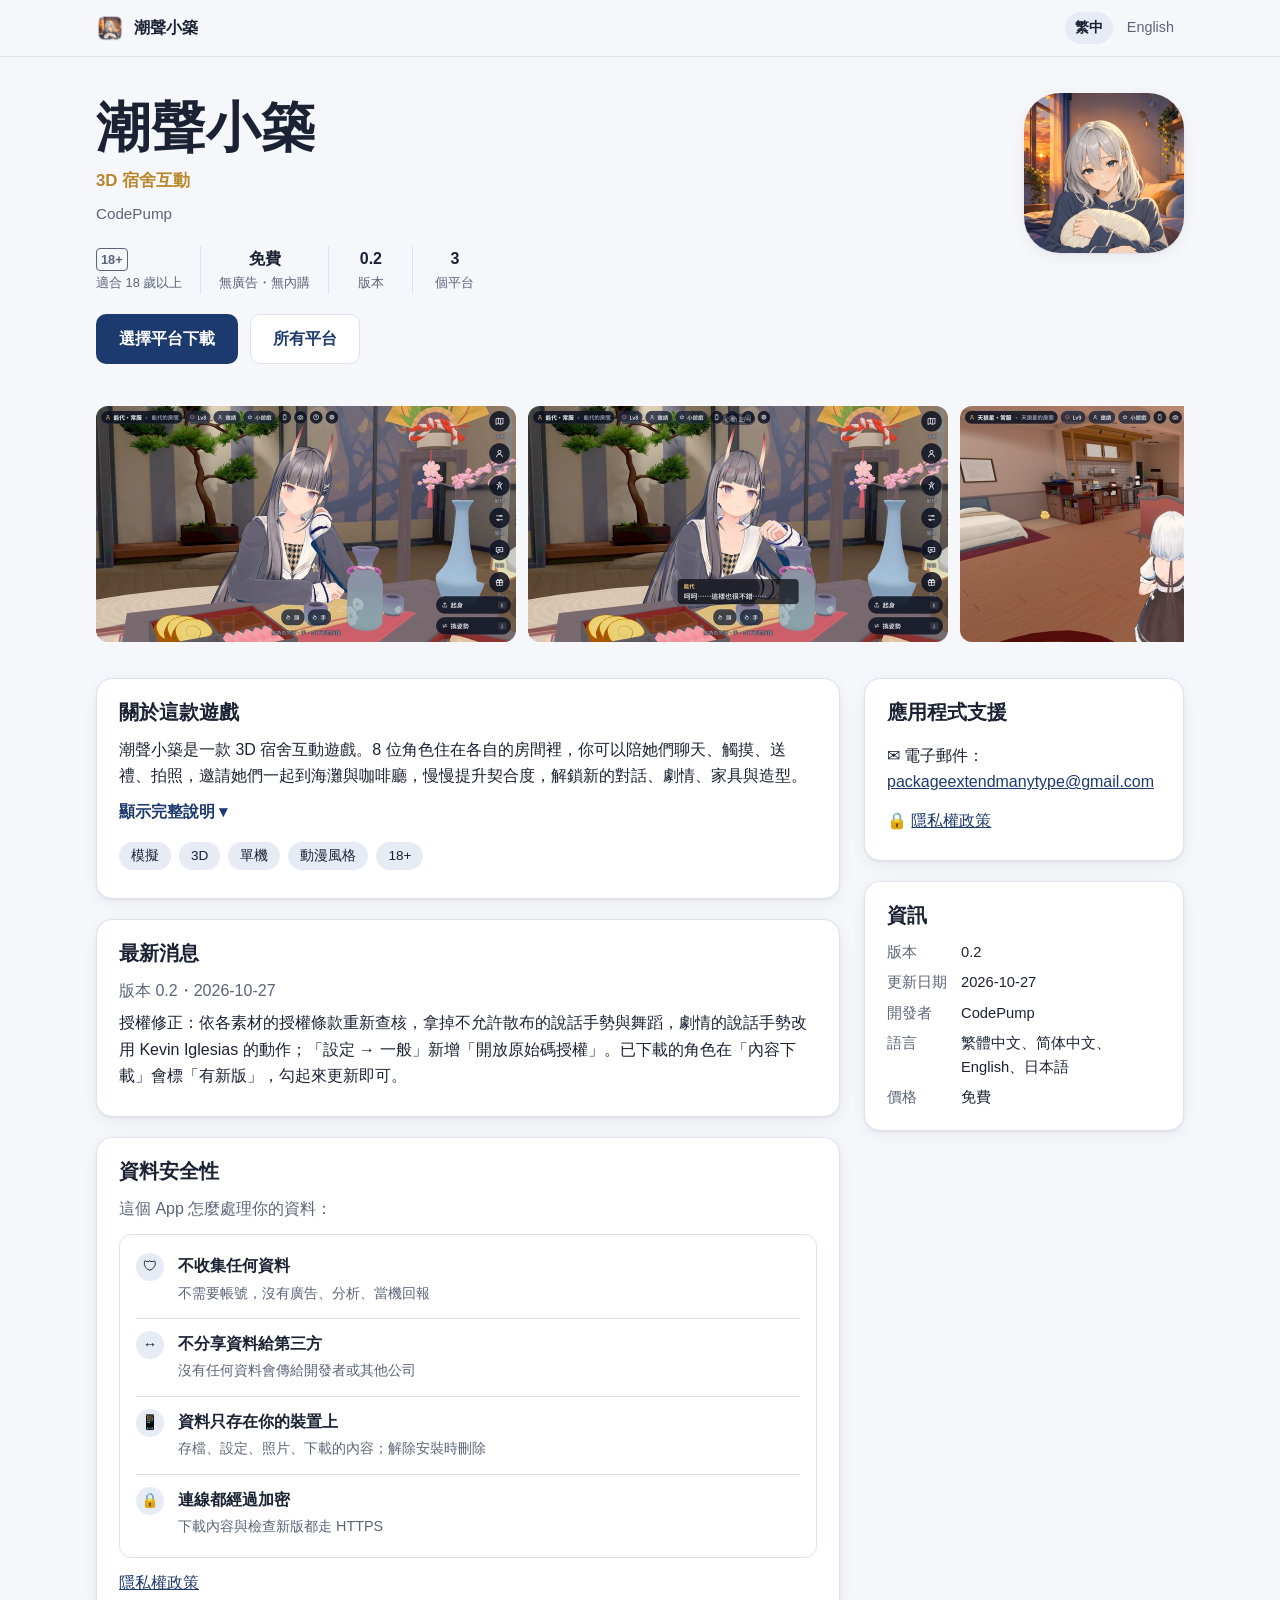
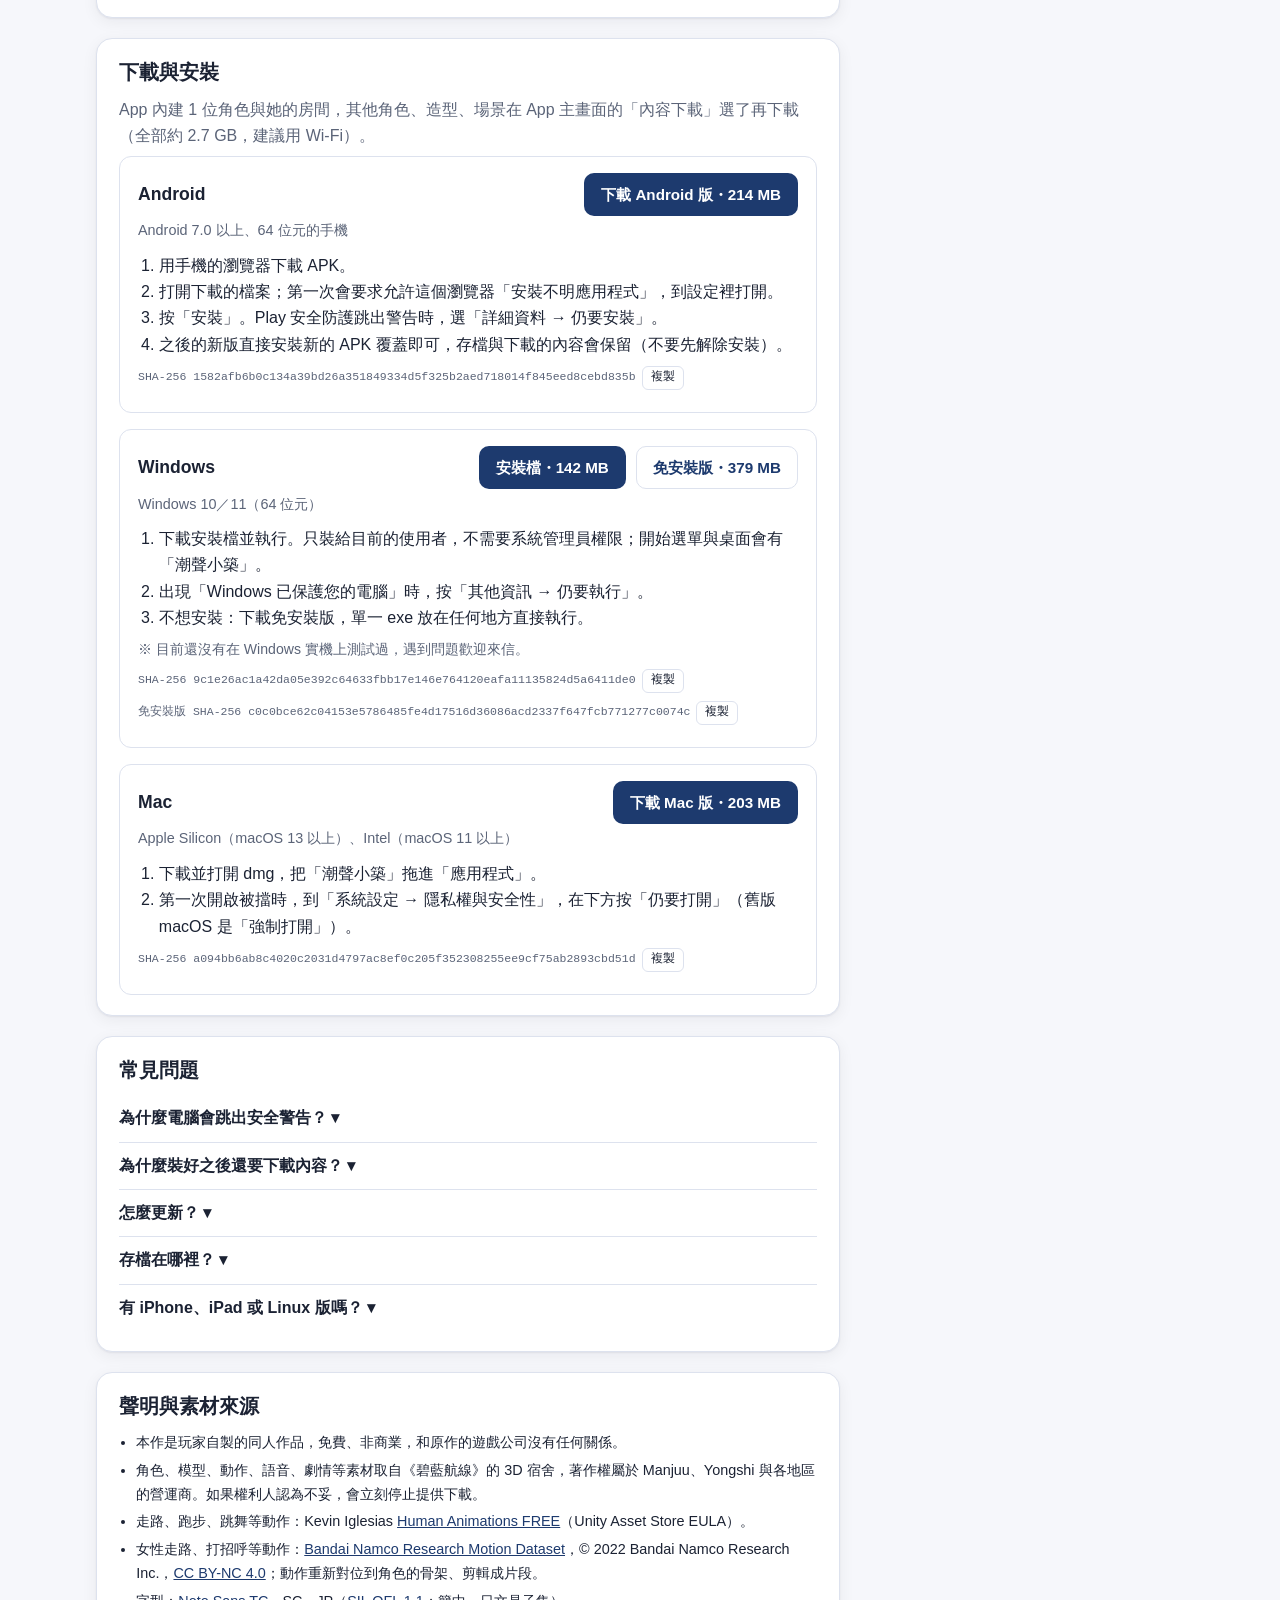
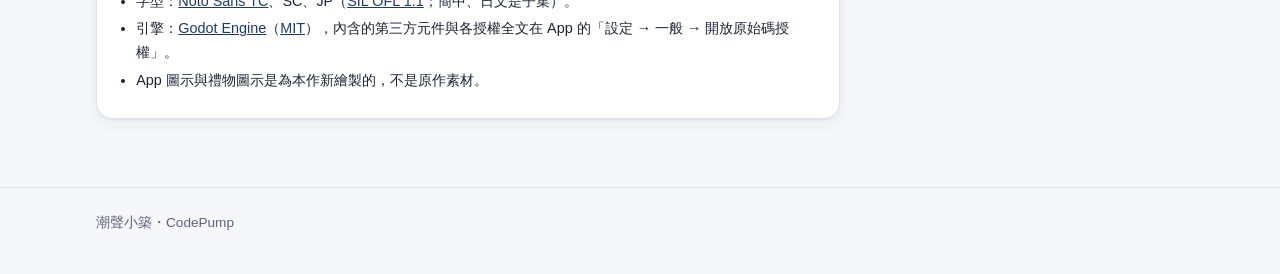
<file: index.html>
<!doctype html>
<html lang="zh-Hant-TW">
<head>
<meta charset="utf-8">
<meta name="viewport" content="width=device-width, initial-scale=1">
<title>潮聲小築｜3D 宿舍互動</title>
<meta name="description" content="在海邊的宿舍裡和她們相處：聊天、觸摸、送禮、拍照，一起去海灘與咖啡廳">
<link rel="canonical" href="https://daniel098962.github.io/tidehouse/">
<link rel="alternate" hreflang="zh-Hant-TW" href="https://daniel098962.github.io/tidehouse/">
<link rel="alternate" hreflang="en" href="https://daniel098962.github.io/tidehouse/en/">
<meta property="og:type" content="website">
<meta property="og:title" content="潮聲小築｜3D 宿舍互動">
<meta property="og:description" content="在海邊的宿舍裡和她們相處：聊天、觸摸、送禮、拍照，一起去海灘與咖啡廳">
<meta property="og:url" content="https://daniel098962.github.io/tidehouse/">
<meta property="og:image" content="https://daniel098962.github.io/tidehouse/img/feature_zh-TW.png">
<meta name="twitter:card" content="summary_large_image">
<link rel="icon" href="img/favicon.png">
<link rel="apple-touch-icon" href="img/icon_180.png">
<link rel="stylesheet" href="style.css">
<script type="application/ld+json">{"@context": "https://schema.org", "@type": "VideoGame", "name": "潮聲小築", "description": "在海邊的宿舍裡和她們相處：聊天、觸摸、送禮、拍照，一起去海灘與咖啡廳", "url": "https://daniel098962.github.io/tidehouse/", "image": "https://daniel098962.github.io/tidehouse/img/icon_512.png", "operatingSystem": "Android, Windows, macOS", "applicationCategory": "GameApplication", "author": {"@type": "Organization", "name": "CodePump"}, "offers": {"@type": "Offer", "price": "0", "priceCurrency": "USD"}, "softwareVersion": "0.2", "contentRating": "18+"}</script>
</head>
<body>
<header class="top"><div class="wrap">
<a class="brand" href="./"><img src="img/favicon.png" alt="">潮聲小築</a>
<nav class="lang"><a aria-current="page">繁中</a><a href="en/" hreflang="en">English</a></nav>
</div></header>
<main class="wrap">
<section class="hero">
<div>
<h1>潮聲小築</h1>
<p class="tagline">3D 宿舍互動</p>
<p class="dev">CodePump</p>
<ul class="stats">
<li><b><span class="badge-age">18+</span></b><span>適合 18 歲以上</span></li>
<li><b>免費</b><span>無廣告・無內購</span></li>
<li><b>0.2</b><span>版本</span></li>
<li><b>3</b><span>個平台</span></li>
</ul>
<div class="cta"><a class="btn primary" id="dl-main" href="#download">選擇平台下載</a><a class="btn ghost" href="#download">所有平台</a></div>
<p class="cta-note" id="dl-note"></p>
</div>
<img class="hero-icon" src="img/icon_512.png" alt="潮聲小築">
</section>
<section class="shots" aria-label="截圖"><div class="strip">
<button type="button" data-full="img/shots/01.jpg"><img loading="lazy" src="img/shots/thumb_01.jpg" alt="截圖 1"></button>
<button type="button" data-full="img/shots/02.jpg"><img loading="lazy" src="img/shots/thumb_02.jpg" alt="截圖 2"></button>
<button type="button" data-full="img/shots/03.jpg"><img loading="lazy" src="img/shots/thumb_03.jpg" alt="截圖 3"></button>
<button type="button" data-full="img/shots/04.jpg"><img loading="lazy" src="img/shots/thumb_04.jpg" alt="截圖 4"></button>
<button type="button" data-full="img/shots/05.jpg"><img loading="lazy" src="img/shots/thumb_05.jpg" alt="截圖 5"></button>
<button type="button" data-full="img/shots/06.jpg"><img loading="lazy" src="img/shots/thumb_06.jpg" alt="截圖 6"></button>
<button type="button" data-full="img/shots/07.jpg"><img loading="lazy" src="img/shots/thumb_07.jpg" alt="截圖 7"></button>
<button type="button" data-full="img/shots/08.jpg"><img loading="lazy" src="img/shots/thumb_08.jpg" alt="截圖 8"></button>
</div></section>
<div class="cols">
<div>
<section class="card about" id="about">
<h2>關於這款遊戲</h2>
<p>潮聲小築是一款 3D 宿舍互動遊戲。8 位角色住在各自的房間裡，你可以陪她們聊天、觸摸、送禮、拍照，邀請她們一起到海灘與咖啡廳，慢慢提升契合度，解鎖新的對話、劇情、家具與造型。</p>
<details><summary>顯示完整說明</summary>
<h3>在房間裡相處</h3>
<ul><li>操作角色在房間裡自由走動，坐上沙發、床、暖桌，共 81 種家具互動</li><li>進房間時她會先打招呼；按「對話」播一段日常對話，有選項的會分歧</li><li>互動中點她的頭、手等部位，播出反應動作與台詞</li><li>劇情超過 1,100 段，有日語配音</li></ul>
<h3>契合度與回憶</h3>
<ul><li>對話、觸摸、送禮、收集、小遊戲都會提升契合度（每位角色 Lv1～15）</li><li>升級解鎖新的對話、劇情、家具與造型</li><li>專屬禮物解鎖專屬劇情；看過的回憶隨時可以重播，在她的房間裡用專屬的鏡頭演出</li><li>房間裡藏著 245 件收藏品，有些只在晚上出現</li><li>只想看劇情？可以一鍵全部解鎖，數值也能自己調</li></ul>
<h3>拍照模式</h3>
<ul><li>上百種姿勢、表情，6 種濾鏡、景深、定格</li><li>照片存在 App 的相簿；邀請來的同伴也能一起合照</li></ul>
<h3>一起出門</h3>
<ul><li>邀請其他角色到同一個場景，她們會坐上沙發、床，或站在旁邊看著你，同伴之間也會聊天</li><li>海灘有排球、滑水道，咖啡廳有跳舞拍照，洗車場可以限時洗車</li><li>房間裡還有打手、猜拳、行程等小遊戲</li></ul>
<h3>手機</h3>
<ul><li>跟她聊天、看她的貼文並回覆、打視訊電話</li></ul>
<h3>白天與夜晚</h3>
<ul><li>依手機的時間切換白天與夜晚：夜晚開燈、窗外變暗，也可以自己固定</li></ul>
<h3>換裝、換場景、換家具</h3>
<ul><li>21 套造型、14 個場景（8 間房間、宿舍走廊、浴室、海灘、咖啡廳、洗車場）</li><li>任何角色都能去任何場景；房間裡的床、桌子、沙發可以自己換</li></ul>
<h3>其他</h3>
<ul><li>介面與台詞支援繁體中文、简体中文、English、日本語</li><li>不需要註冊帳號、沒有廣告、沒有內購，進度存在手機上</li></ul>
<p>注意：App 內建 1 位角色與她的房間，其他角色、造型、場景在「內容下載」選了再下載（全部約 2.7 GB），建議使用 Wi-Fi。</p>
</details>
<ul class="tags"><li>模擬</li><li>3D</li><li>單機</li><li>動漫風格</li><li>18+</li></ul>
</section>
<section class="card" id="news">
<h2>最新消息</h2>
<p class="muted">版本 0.2・2026-10-27</p>
<p>授權修正：依各素材的授權條款重新查核，拿掉不允許散布的說話手勢與舞蹈，劇情的說話手勢改用 Kevin Iglesias 的動作；「設定 → 一般」新增「開放原始碼授權」。已下載的角色在「內容下載」會標「有新版」，勾起來更新即可。</p>
</section>
<section class="card" id="safety">
<h2>資料安全性</h2>
<p class="muted">這個 App 怎麼處理你的資料：</p>
<div class="safety"><div class="row"><div class="ico" aria-hidden="true">🛡</div><div><b>不收集任何資料</b><span>不需要帳號，沒有廣告、分析、當機回報</span></div></div>
<div class="row"><div class="ico" aria-hidden="true">↔</div><div><b>不分享資料給第三方</b><span>沒有任何資料會傳給開發者或其他公司</span></div></div>
<div class="row"><div class="ico" aria-hidden="true">📱</div><div><b>資料只存在你的裝置上</b><span>存檔、設定、照片、下載的內容；解除安裝時刪除</span></div></div>
<div class="row"><div class="ico" aria-hidden="true">🔒</div><div><b>連線都經過加密</b><span>下載內容與檢查新版都走 HTTPS</span></div></div></div>
<a href="privacy.html">隱私權政策</a>
</section>
<section class="card" id="download">
<h2>下載與安裝</h2>
<p class="muted">App 內建 1 位角色與她的房間，其他角色、造型、場景在 App 主畫面的「內容下載」選了再下載（全部約 2.7 GB，建議用 Wi-Fi）。</p>
<div class="dl-grid">
<article class="dl" id="dl-android">
<header><h3>Android</h3><div class="files"><a class="btn primary" href="https://github.com/daniel098962/tidehouse/releases/latest/download/TideHouse.apk">下載 Android 版・214 MB</a></div></header>
<p class="req">Android 7.0 以上、64 位元的手機</p>
<ol><li>用手機的瀏覽器下載 APK。</li><li>打開下載的檔案；第一次會要求允許這個瀏覽器「安裝不明應用程式」，到設定裡打開。</li><li>按「安裝」。Play 安全防護跳出警告時，選「詳細資料 → 仍要安裝」。</li><li>之後的新版直接安裝新的 APK 覆蓋即可，存檔與下載的內容會保留（不要先解除安裝）。</li></ol>
<p class="hash">SHA-256 1582afb6b0c134a39bd26a351849334d5f325b2aed718014f845eed8cebd835b<button type="button" data-copy="1582afb6b0c134a39bd26a351849334d5f325b2aed718014f845eed8cebd835b">複製</button></p>
</article>
<article class="dl" id="dl-windows">
<header><h3>Windows</h3><div class="files"><a class="btn primary" href="https://github.com/daniel098962/tidehouse/releases/latest/download/TideHouse_x64-setup.exe">安裝檔・142 MB</a><a class="btn ghost" href="https://github.com/daniel098962/tidehouse/releases/latest/download/TideHouse_x64_portable.exe">免安裝版・379 MB</a></div></header>
<p class="req">Windows 10／11（64 位元）</p>
<ol><li>下載安裝檔並執行。只裝給目前的使用者，不需要系統管理員權限；開始選單與桌面會有「潮聲小築」。</li><li>出現「Windows 已保護您的電腦」時，按「其他資訊 → 仍要執行」。</li><li>不想安裝：下載免安裝版，單一 exe 放在任何地方直接執行。</li></ol><p class="muted" style="font-size:.88rem">※ 目前還沒有在 Windows 實機上測試過，遇到問題歡迎來信。</p>
<p class="hash">SHA-256 9c1e26ac1a42da05e392c64633fbb17e146e764120eafa11135824d5a6411de0<button type="button" data-copy="9c1e26ac1a42da05e392c64633fbb17e146e764120eafa11135824d5a6411de0">複製</button></p><p class="hash">免安裝版 SHA-256 c0c0bce62c04153e5786485fe4d17516d36086acd2337f647fcb771277c0074c<button type="button" data-copy="c0c0bce62c04153e5786485fe4d17516d36086acd2337f647fcb771277c0074c">複製</button></p>
</article>
<article class="dl" id="dl-mac">
<header><h3>Mac</h3><div class="files"><a class="btn primary" href="https://github.com/daniel098962/tidehouse/releases/latest/download/TideHouse_universal.dmg">下載 Mac 版・203 MB</a></div></header>
<p class="req">Apple Silicon（macOS 13 以上）、Intel（macOS 11 以上）</p>
<ol><li>下載並打開 dmg，把「潮聲小築」拖進「應用程式」。</li><li>第一次開啟被擋時，到「系統設定 → 隱私權與安全性」，在下方按「仍要打開」（舊版 macOS 是「強制打開」）。</li></ol>
<p class="hash">SHA-256 a094bb6ab8c4020c2031d4797ac8ef0c205f352308255ee9cf75ab2893cbd51d<button type="button" data-copy="a094bb6ab8c4020c2031d4797ac8ef0c205f352308255ee9cf75ab2893cbd51d">複製</button></p>
</article>
</div>
</section>
<section class="card faq" id="faq">
<h2>常見問題</h2>
<details><summary>為什麼電腦會跳出安全警告？</summary><p>電腦版沒有付費的程式碼簽章憑證，Windows 的 SmartScreen 與 macOS 會提醒一次，照上面的步驟允許即可。每個檔案都附 SHA-256，可以比對下載的檔案是否完整（Windows：certutil -hashfile 檔名 SHA256；Mac：shasum -a 256 檔名）。</p></details>
<details><summary>為什麼裝好之後還要下載內容？</summary><p>為了讓 App 小一點，只內建 1 位角色與她的房間；其他角色、造型、場景在主畫面的「內容下載」勾選後下載，下載完馬上就能選。不要的也可以刪除。</p></details>
<details><summary>怎麼更新？</summary><p>有新版本時，App 主畫面的標題下方會出現「有新版本」，按了會開這個頁面。下載新版覆蓋安裝，存檔與下載的內容都會保留。</p></details>
<details><summary>存檔在哪裡？</summary><p>Windows：%APPDATA%\Godot\app_userdata\潮聲小築；Mac：~/Library/Application Support/Godot/app_userdata/潮聲小築；Android：App 自己的儲存空間（解除安裝時刪除）。</p></details>
<details><summary>有 iPhone、iPad 或 Linux 版嗎？</summary><p>目前沒有。</p></details>
</section>
<section class="card credits" id="credits">
<h2>聲明與素材來源</h2>
<ul><li>本作是玩家自製的同人作品，免費、非商業，和原作的遊戲公司沒有任何關係。</li><li>角色、模型、動作、語音、劇情等素材取自《碧藍航線》的 3D 宿舍，著作權屬於 Manjuu、Yongshi 與各地區的營運商。如果權利人認為不妥，會立刻停止提供下載。</li><li>走路、跑步、跳舞等動作：Kevin Iglesias <a href="https://www.keviniglesias.com/">Human Animations FREE</a>（Unity Asset Store EULA）。</li><li>女性走路、打招呼等動作：<a href="https://github.com/BandaiNamcoResearchInc/Bandai-Namco-Research-Motiondataset">Bandai Namco Research Motion Dataset</a>，© 2022 Bandai Namco Research Inc.，<a href="https://creativecommons.org/licenses/by-nc/4.0/">CC BY-NC 4.0</a>；動作重新對位到角色的骨架、剪輯成片段。</li><li>字型：<a href="https://github.com/google/fonts/tree/main/ofl/notosanstc">Noto Sans TC</a>、SC、JP（<a href="https://openfontlicense.org/">SIL OFL 1.1</a>；簡中、日文是子集）。</li><li>引擎：<a href="https://godotengine.org/">Godot Engine</a>（<a href="https://godotengine.org/license">MIT</a>），內含的第三方元件與各授權全文在 App 的「設定 → 一般 → 開放原始碼授權」。</li><li>App 圖示與禮物圖示是為本作新繪製的，不是原作素材。</li></ul>
</section>
</div>
<aside class="side">
<section class="card">
<h2>應用程式支援</h2>
<ul><li>✉ 電子郵件：<a href="mailto:packageextendmanytype@gmail.com">packageextendmanytype@gmail.com</a></li><li>🔒 <a href="privacy.html">隱私權政策</a></li></ul>
</section>
<section class="card">
<h2>資訊</h2>
<dl><dt>版本</dt><dd>0.2</dd><dt>更新日期</dt><dd>2026-10-27</dd><dt>開發者</dt><dd>CodePump</dd><dt>語言</dt><dd>繁體中文、简体中文、English、日本語</dd><dt>價格</dt><dd>免費</dd></dl>
</section>
</aside>
</div>
</main>
<footer><div class="wrap">潮聲小築・CodePump</div></footer>
<dialog id="viewer"><img alt=""><div class="viewer-bar"><button type="button" data-prev>‹</button><button type="button" data-close>✕</button><button type="button" data-next>›</button></div></dialog>
<script>window.TH = {"downloads": {"android": {"url": "https://github.com/daniel098962/tidehouse/releases/latest/download/TideHouse.apk", "file": "TideHouse.apk", "size_text": "214 MB"}, "windows": {"url": "https://github.com/daniel098962/tidehouse/releases/latest/download/TideHouse_x64-setup.exe", "file": "TideHouse_x64-setup.exe", "size_text": "142 MB"}, "windows_portable": {"url": "https://github.com/daniel098962/tidehouse/releases/latest/download/TideHouse_x64_portable.exe", "file": "TideHouse_x64_portable.exe", "size_text": "379 MB"}, "mac": {"url": "https://github.com/daniel098962/tidehouse/releases/latest/download/TideHouse_universal.dmg", "file": "TideHouse_universal.dmg", "size_text": "203 MB"}}, "text": {"button_android": "下載 Android 版", "button_windows": "下載 Windows 版", "button_mac": "下載 Mac 版", "button_choose": "選擇平台下載", "no_ios": "目前沒有 iPhone／iPad 版", "copied": "已複製"}};</script>
<script src="app.js"></script>
</body>
</html>
</file>
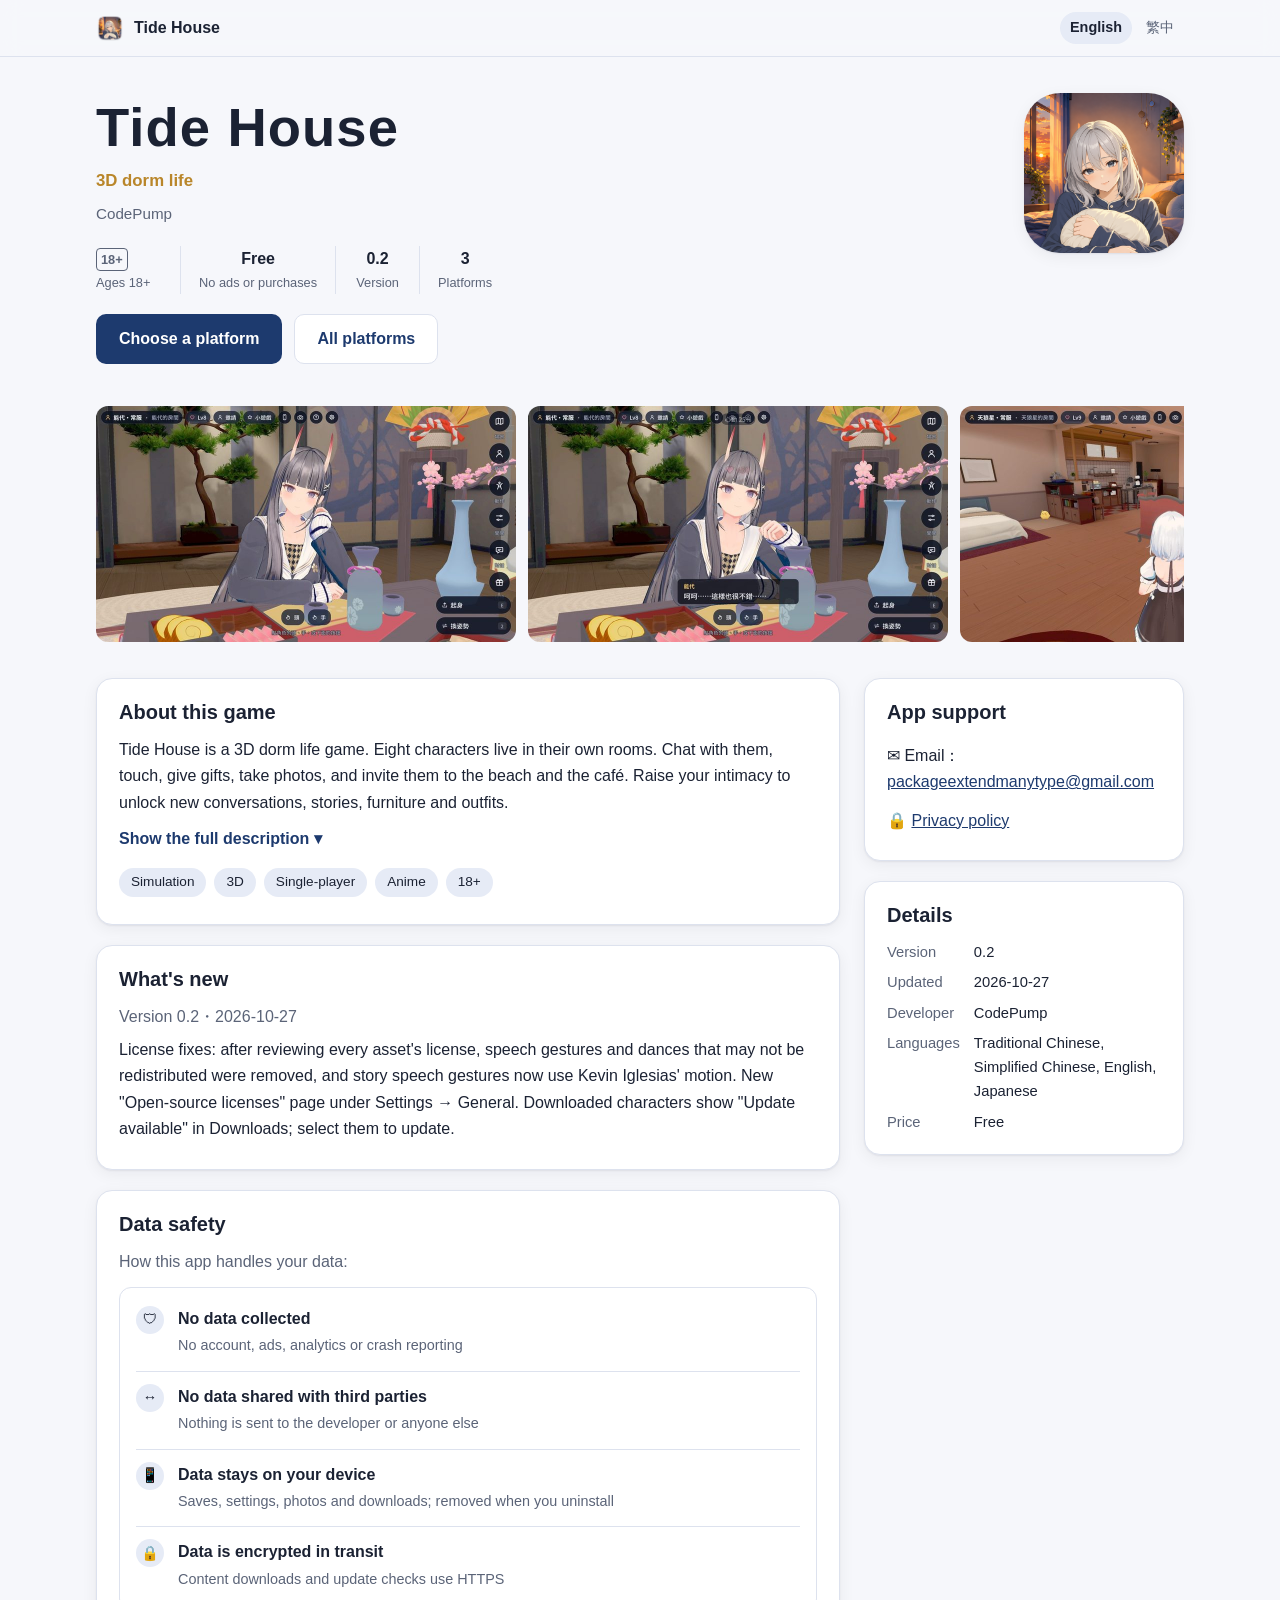
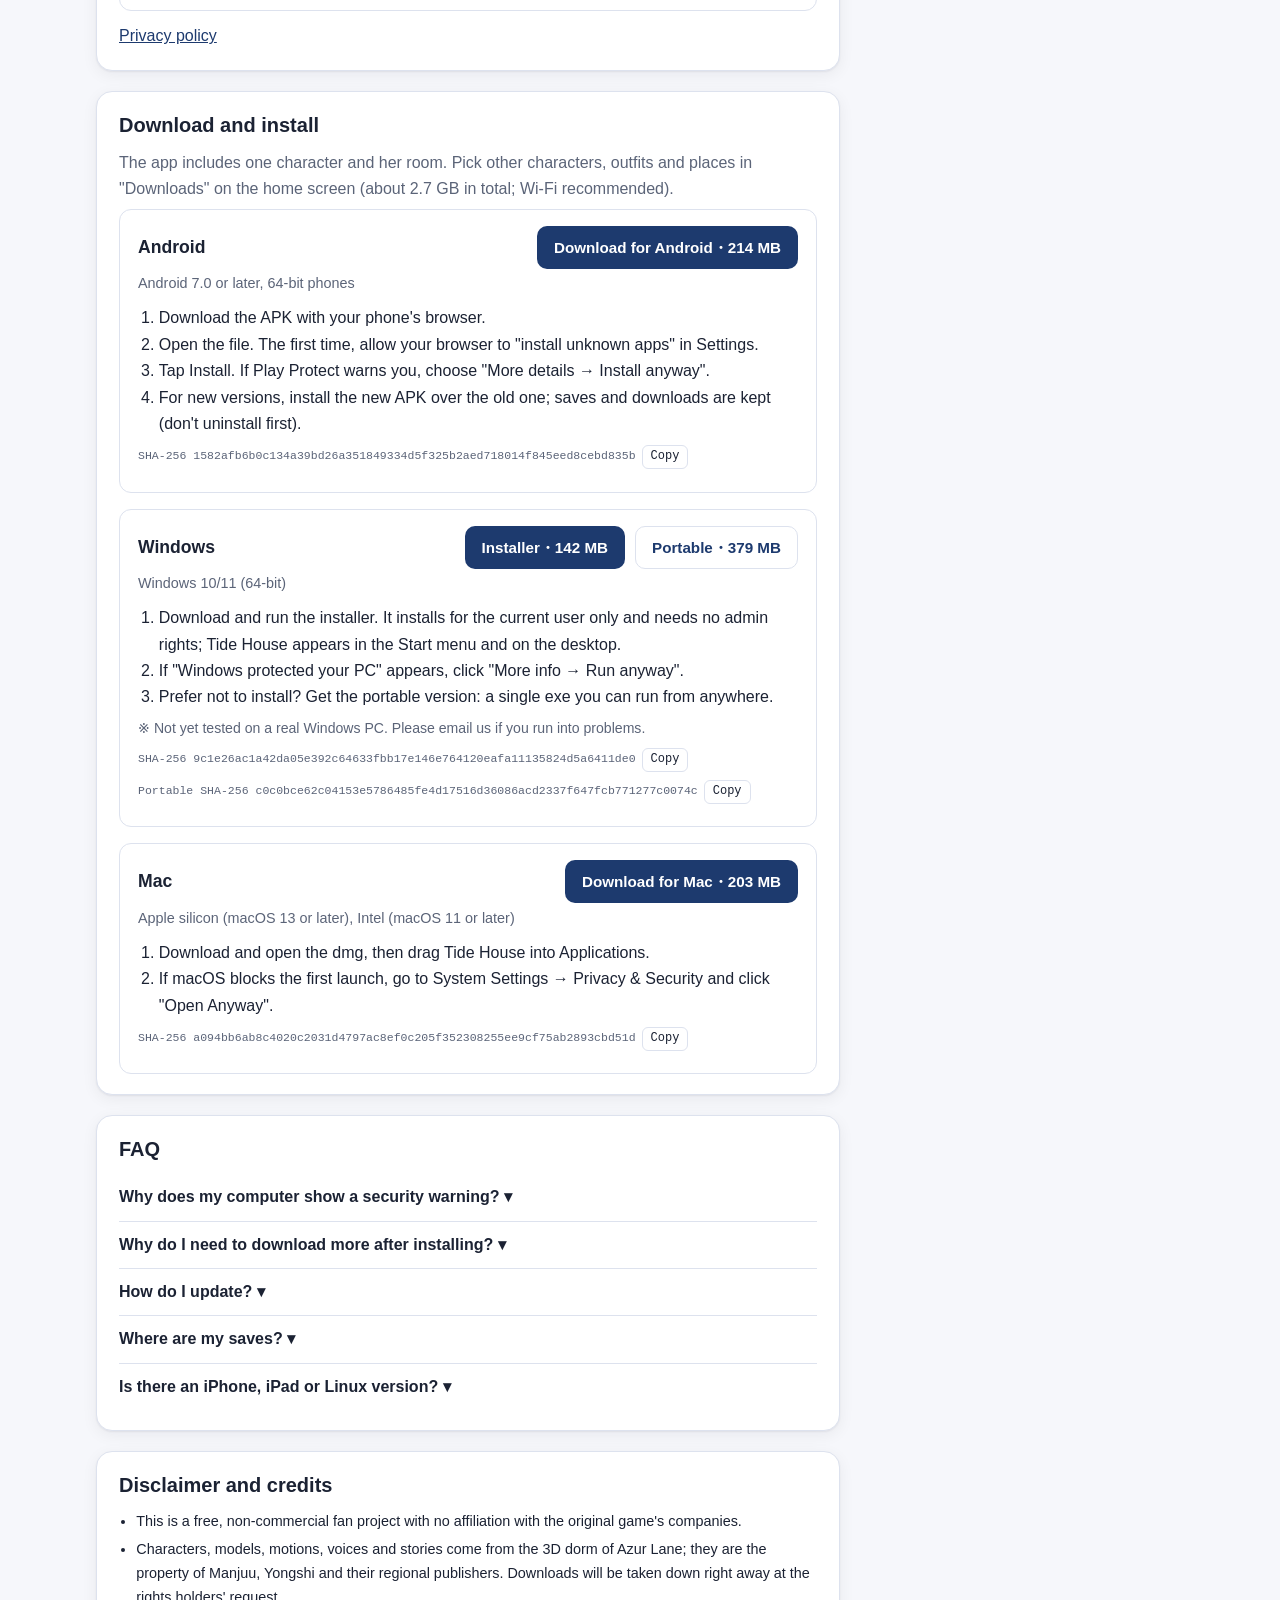
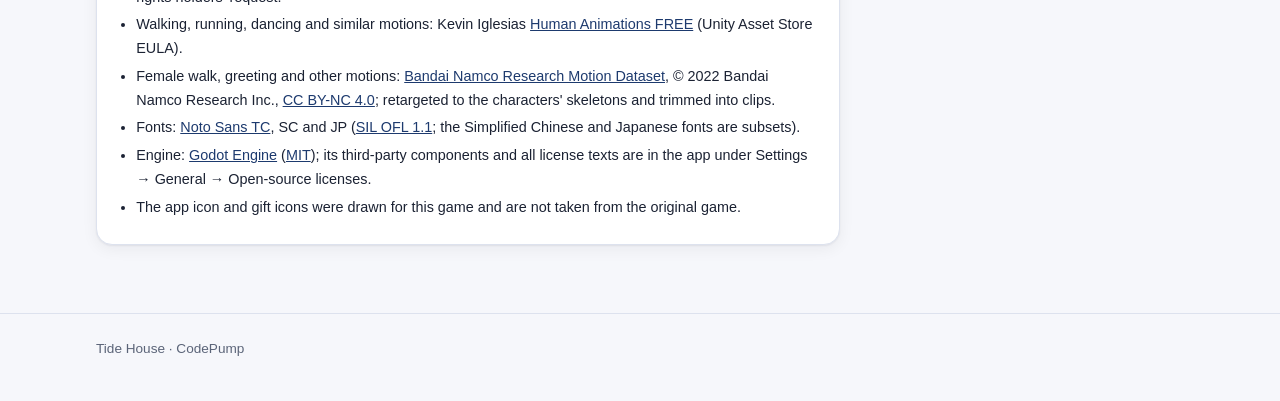
<file: en/index.html>
<!doctype html>
<html lang="en">
<head>
<meta charset="utf-8">
<meta name="viewport" content="width=device-width, initial-scale=1">
<title>Tide House | 3D dorm life</title>
<meta name="description" content="Spend time with them in a seaside dorm: chat, touch, gifts, photos and outings">
<link rel="canonical" href="https://daniel098962.github.io/tidehouse/en/">
<link rel="alternate" hreflang="zh-Hant-TW" href="https://daniel098962.github.io/tidehouse/">
<link rel="alternate" hreflang="en" href="https://daniel098962.github.io/tidehouse/en/">
<meta property="og:type" content="website">
<meta property="og:title" content="Tide House｜3D dorm life">
<meta property="og:description" content="Spend time with them in a seaside dorm: chat, touch, gifts, photos and outings">
<meta property="og:url" content="https://daniel098962.github.io/tidehouse/en/">
<meta property="og:image" content="https://daniel098962.github.io/tidehouse/img/feature_en-US.png">
<meta name="twitter:card" content="summary_large_image">
<link rel="icon" href="../img/favicon.png">
<link rel="apple-touch-icon" href="../img/icon_180.png">
<link rel="stylesheet" href="../style.css">
<script type="application/ld+json">{"@context": "https://schema.org", "@type": "VideoGame", "name": "Tide House", "description": "Spend time with them in a seaside dorm: chat, touch, gifts, photos and outings", "url": "https://daniel098962.github.io/tidehouse/en/", "image": "https://daniel098962.github.io/tidehouse/img/icon_512.png", "operatingSystem": "Android, Windows, macOS", "applicationCategory": "GameApplication", "author": {"@type": "Organization", "name": "CodePump"}, "offers": {"@type": "Offer", "price": "0", "priceCurrency": "USD"}, "softwareVersion": "0.2", "contentRating": "18+"}</script>
</head>
<body>
<header class="top"><div class="wrap">
<a class="brand" href="./"><img src="../img/favicon.png" alt="">Tide House</a>
<nav class="lang"><a aria-current="page">English</a><a href="../" hreflang="zh-Hant-TW">繁中</a></nav>
</div></header>
<main class="wrap">
<section class="hero">
<div>
<h1>Tide House</h1>
<p class="tagline">3D dorm life</p>
<p class="dev">CodePump</p>
<ul class="stats">
<li><b><span class="badge-age">18+</span></b><span>Ages 18+</span></li>
<li><b>Free</b><span>No ads or purchases</span></li>
<li><b>0.2</b><span>Version</span></li>
<li><b>3</b><span>Platforms</span></li>
</ul>
<div class="cta"><a class="btn primary" id="dl-main" href="#download">Choose a platform</a><a class="btn ghost" href="#download">All platforms</a></div>
<p class="cta-note" id="dl-note"></p>
</div>
<img class="hero-icon" src="../img/icon_512.png" alt="Tide House">
</section>
<section class="shots" aria-label="Screenshots"><div class="strip">
<button type="button" data-full="../img/shots/01.jpg"><img loading="lazy" src="../img/shots/thumb_01.jpg" alt="Screenshots 1"></button>
<button type="button" data-full="../img/shots/02.jpg"><img loading="lazy" src="../img/shots/thumb_02.jpg" alt="Screenshots 2"></button>
<button type="button" data-full="../img/shots/03.jpg"><img loading="lazy" src="../img/shots/thumb_03.jpg" alt="Screenshots 3"></button>
<button type="button" data-full="../img/shots/04.jpg"><img loading="lazy" src="../img/shots/thumb_04.jpg" alt="Screenshots 4"></button>
<button type="button" data-full="../img/shots/05.jpg"><img loading="lazy" src="../img/shots/thumb_05.jpg" alt="Screenshots 5"></button>
<button type="button" data-full="../img/shots/06.jpg"><img loading="lazy" src="../img/shots/thumb_06.jpg" alt="Screenshots 6"></button>
<button type="button" data-full="../img/shots/07.jpg"><img loading="lazy" src="../img/shots/thumb_07.jpg" alt="Screenshots 7"></button>
<button type="button" data-full="../img/shots/08.jpg"><img loading="lazy" src="../img/shots/thumb_08.jpg" alt="Screenshots 8"></button>
</div></section>
<div class="cols">
<div>
<section class="card about" id="about">
<h2>About this game</h2>
<p>Tide House is a 3D dorm life game. Eight characters live in their own rooms. Chat with them, touch, give gifts, take photos, and invite them to the beach and the café. Raise your intimacy to unlock new conversations, stories, furniture and outfits.</p>
<details><summary>Show the full description</summary>
<h3>Life in the room</h3>
<ul><li>Walk around freely and use sofas, beds and a kotatsu: 81 furniture interactions</li><li>She greets you when you come in; tap &quot;Talk&quot; for a daily conversation, with choices that branch</li><li>During an interaction, tap her head, hands and more for reactions and lines</li><li>Over 1,100 story scenes with Japanese voices</li></ul>
<h3>Intimacy and memories</h3>
<ul><li>Talking, touching, gifts, collecting and mini-games all raise intimacy (Lv1–15 per character)</li><li>Level up to unlock new conversations, stories, furniture and outfits</li><li>Special gifts unlock special stories; replay any memory, staged with its own cameras in her room</li><li>245 collectibles hidden in the rooms, some only at night</li><li>Just here for the stories? Unlock everything in one tap, and tune the numbers yourself</li></ul>
<h3>Photo mode</h3>
<ul><li>Hundreds of poses and expressions, 6 filters, depth of field and freeze frame</li><li>Photos go to the in-app album; invited companions can join group shots</li></ul>
<h3>Going out together</h3>
<ul><li>Invite others to the same place: they sit on sofas and beds or stand nearby watching you, and chat with each other</li><li>Volleyball and a water slide at the beach, dance photos at the café, a timed car wash</li><li>Room mini-games too: hand slap, rock-paper-scissors and scheduling</li></ul>
<h3>Phone</h3>
<ul><li>Chat with her, read and reply to her posts, and make video calls</li></ul>
<h3>Day and night</h3>
<ul><li>Day and night follow your phone&#x27;s clock: lights come on and the windows go dark at night, or pin the time yourself</li></ul>
<h3>Outfits, places and furniture</h3>
<ul><li>21 outfits and 14 places (8 rooms, the dorm hallway, a bathroom, the beach, a café and a car wash)</li><li>Any character can go anywhere; swap the beds, tables and sofas in each room</li></ul>
<h3>Also</h3>
<ul><li>Interface and lines in Traditional Chinese, Simplified Chinese, English and Japanese</li><li>No account, no ads, no in-app purchases; progress stays on your phone</li></ul>
<p>Note: the app includes one character and her room. Pick other characters, outfits and places in &quot;Downloads&quot; (about 2.7 GB in total); Wi-Fi is recommended.</p>
</details>
<ul class="tags"><li>Simulation</li><li>3D</li><li>Single-player</li><li>Anime</li><li>18+</li></ul>
</section>
<section class="card" id="news">
<h2>What&#x27;s new</h2>
<p class="muted">Version 0.2・2026-10-27</p>
<p>License fixes: after reviewing every asset&#x27;s license, speech gestures and dances that may not be redistributed were removed, and story speech gestures now use Kevin Iglesias&#x27; motion. New &quot;Open-source licenses&quot; page under Settings → General. Downloaded characters show &quot;Update available&quot; in Downloads; select them to update.</p>
</section>
<section class="card" id="safety">
<h2>Data safety</h2>
<p class="muted">How this app handles your data:</p>
<div class="safety"><div class="row"><div class="ico" aria-hidden="true">🛡</div><div><b>No data collected</b><span>No account, ads, analytics or crash reporting</span></div></div>
<div class="row"><div class="ico" aria-hidden="true">↔</div><div><b>No data shared with third parties</b><span>Nothing is sent to the developer or anyone else</span></div></div>
<div class="row"><div class="ico" aria-hidden="true">📱</div><div><b>Data stays on your device</b><span>Saves, settings, photos and downloads; removed when you uninstall</span></div></div>
<div class="row"><div class="ico" aria-hidden="true">🔒</div><div><b>Data is encrypted in transit</b><span>Content downloads and update checks use HTTPS</span></div></div></div>
<a href="../privacy.html#en">Privacy policy</a>
</section>
<section class="card" id="download">
<h2>Download and install</h2>
<p class="muted">The app includes one character and her room. Pick other characters, outfits and places in &quot;Downloads&quot; on the home screen (about 2.7 GB in total; Wi-Fi recommended).</p>
<div class="dl-grid">
<article class="dl" id="dl-android">
<header><h3>Android</h3><div class="files"><a class="btn primary" href="https://github.com/daniel098962/tidehouse/releases/latest/download/TideHouse.apk">Download for Android・214 MB</a></div></header>
<p class="req">Android 7.0 or later, 64-bit phones</p>
<ol><li>Download the APK with your phone&#x27;s browser.</li><li>Open the file. The first time, allow your browser to &quot;install unknown apps&quot; in Settings.</li><li>Tap Install. If Play Protect warns you, choose &quot;More details → Install anyway&quot;.</li><li>For new versions, install the new APK over the old one; saves and downloads are kept (don&#x27;t uninstall first).</li></ol>
<p class="hash">SHA-256 1582afb6b0c134a39bd26a351849334d5f325b2aed718014f845eed8cebd835b<button type="button" data-copy="1582afb6b0c134a39bd26a351849334d5f325b2aed718014f845eed8cebd835b">Copy</button></p>
</article>
<article class="dl" id="dl-windows">
<header><h3>Windows</h3><div class="files"><a class="btn primary" href="https://github.com/daniel098962/tidehouse/releases/latest/download/TideHouse_x64-setup.exe">Installer・142 MB</a><a class="btn ghost" href="https://github.com/daniel098962/tidehouse/releases/latest/download/TideHouse_x64_portable.exe">Portable・379 MB</a></div></header>
<p class="req">Windows 10/11 (64-bit)</p>
<ol><li>Download and run the installer. It installs for the current user only and needs no admin rights; Tide House appears in the Start menu and on the desktop.</li><li>If &quot;Windows protected your PC&quot; appears, click &quot;More info → Run anyway&quot;.</li><li>Prefer not to install? Get the portable version: a single exe you can run from anywhere.</li></ol><p class="muted" style="font-size:.88rem">※ Not yet tested on a real Windows PC. Please email us if you run into problems.</p>
<p class="hash">SHA-256 9c1e26ac1a42da05e392c64633fbb17e146e764120eafa11135824d5a6411de0<button type="button" data-copy="9c1e26ac1a42da05e392c64633fbb17e146e764120eafa11135824d5a6411de0">Copy</button></p><p class="hash">Portable SHA-256 c0c0bce62c04153e5786485fe4d17516d36086acd2337f647fcb771277c0074c<button type="button" data-copy="c0c0bce62c04153e5786485fe4d17516d36086acd2337f647fcb771277c0074c">Copy</button></p>
</article>
<article class="dl" id="dl-mac">
<header><h3>Mac</h3><div class="files"><a class="btn primary" href="https://github.com/daniel098962/tidehouse/releases/latest/download/TideHouse_universal.dmg">Download for Mac・203 MB</a></div></header>
<p class="req">Apple silicon (macOS 13 or later), Intel (macOS 11 or later)</p>
<ol><li>Download and open the dmg, then drag Tide House into Applications.</li><li>If macOS blocks the first launch, go to System Settings → Privacy &amp; Security and click &quot;Open Anyway&quot;.</li></ol>
<p class="hash">SHA-256 a094bb6ab8c4020c2031d4797ac8ef0c205f352308255ee9cf75ab2893cbd51d<button type="button" data-copy="a094bb6ab8c4020c2031d4797ac8ef0c205f352308255ee9cf75ab2893cbd51d">Copy</button></p>
</article>
</div>
</section>
<section class="card faq" id="faq">
<h2>FAQ</h2>
<details><summary>Why does my computer show a security warning?</summary><p>The desktop versions are not signed with a paid code-signing certificate, so Windows SmartScreen and macOS warn you once; allow it as described above. Each file has a SHA-256 checksum you can compare (Windows: certutil -hashfile FILE SHA256; Mac: shasum -a 256 FILE).</p></details>
<details><summary>Why do I need to download more after installing?</summary><p>To keep the app small, it includes one character and her room. Pick other characters, outfits and places in &quot;Downloads&quot; on the home screen; they are ready as soon as they finish. You can delete them too.</p></details>
<details><summary>How do I update?</summary><p>When a new version is out, &quot;New version&quot; appears under the title on the home screen and opens this page. Install the new version over the old one; saves and downloads are kept.</p></details>
<details><summary>Where are my saves?</summary><p>Windows: %APPDATA%\Godot\app_userdata\潮聲小築; Mac: ~/Library/Application Support/Godot/app_userdata/潮聲小築; Android: the app&#x27;s own storage (removed when you uninstall).</p></details>
<details><summary>Is there an iPhone, iPad or Linux version?</summary><p>Not yet.</p></details>
</section>
<section class="card credits" id="credits">
<h2>Disclaimer and credits</h2>
<ul><li>This is a free, non-commercial fan project with no affiliation with the original game's companies.</li><li>Characters, models, motions, voices and stories come from the 3D dorm of Azur Lane; they are the property of Manjuu, Yongshi and their regional publishers. Downloads will be taken down right away at the rights holders' request.</li><li>Walking, running, dancing and similar motions: Kevin Iglesias <a href="https://www.keviniglesias.com/">Human Animations FREE</a> (Unity Asset Store EULA).</li><li>Female walk, greeting and other motions: <a href="https://github.com/BandaiNamcoResearchInc/Bandai-Namco-Research-Motiondataset">Bandai Namco Research Motion Dataset</a>, © 2022 Bandai Namco Research Inc., <a href="https://creativecommons.org/licenses/by-nc/4.0/">CC BY-NC 4.0</a>; retargeted to the characters' skeletons and trimmed into clips.</li><li>Fonts: <a href="https://github.com/google/fonts/tree/main/ofl/notosanstc">Noto Sans TC</a>, SC and JP (<a href="https://openfontlicense.org/">SIL OFL 1.1</a>; the Simplified Chinese and Japanese fonts are subsets).</li><li>Engine: <a href="https://godotengine.org/">Godot Engine</a> (<a href="https://godotengine.org/license">MIT</a>); its third-party components and all license texts are in the app under Settings → General → Open-source licenses.</li><li>The app icon and gift icons were drawn for this game and are not taken from the original game.</li></ul>
</section>
</div>
<aside class="side">
<section class="card">
<h2>App support</h2>
<ul><li>✉ Email：<a href="mailto:packageextendmanytype@gmail.com">packageextendmanytype@gmail.com</a></li><li>🔒 <a href="../privacy.html#en">Privacy policy</a></li></ul>
</section>
<section class="card">
<h2>Details</h2>
<dl><dt>Version</dt><dd>0.2</dd><dt>Updated</dt><dd>2026-10-27</dd><dt>Developer</dt><dd>CodePump</dd><dt>Languages</dt><dd>Traditional Chinese, Simplified Chinese, English, Japanese</dd><dt>Price</dt><dd>Free</dd></dl>
</section>
</aside>
</div>
</main>
<footer><div class="wrap">Tide House · CodePump</div></footer>
<dialog id="viewer"><img alt=""><div class="viewer-bar"><button type="button" data-prev>‹</button><button type="button" data-close>✕</button><button type="button" data-next>›</button></div></dialog>
<script>window.TH = {"downloads": {"android": {"url": "https://github.com/daniel098962/tidehouse/releases/latest/download/TideHouse.apk", "file": "TideHouse.apk", "size_text": "214 MB"}, "windows": {"url": "https://github.com/daniel098962/tidehouse/releases/latest/download/TideHouse_x64-setup.exe", "file": "TideHouse_x64-setup.exe", "size_text": "142 MB"}, "windows_portable": {"url": "https://github.com/daniel098962/tidehouse/releases/latest/download/TideHouse_x64_portable.exe", "file": "TideHouse_x64_portable.exe", "size_text": "379 MB"}, "mac": {"url": "https://github.com/daniel098962/tidehouse/releases/latest/download/TideHouse_universal.dmg", "file": "TideHouse_universal.dmg", "size_text": "203 MB"}}, "text": {"button_android": "Download for Android", "button_windows": "Download for Windows", "button_mac": "Download for Mac", "button_choose": "Choose a platform", "no_ios": "There is no iPhone or iPad version yet", "copied": "Copied"}};</script>
<script src="../app.js"></script>
</body>
</html>
</file>
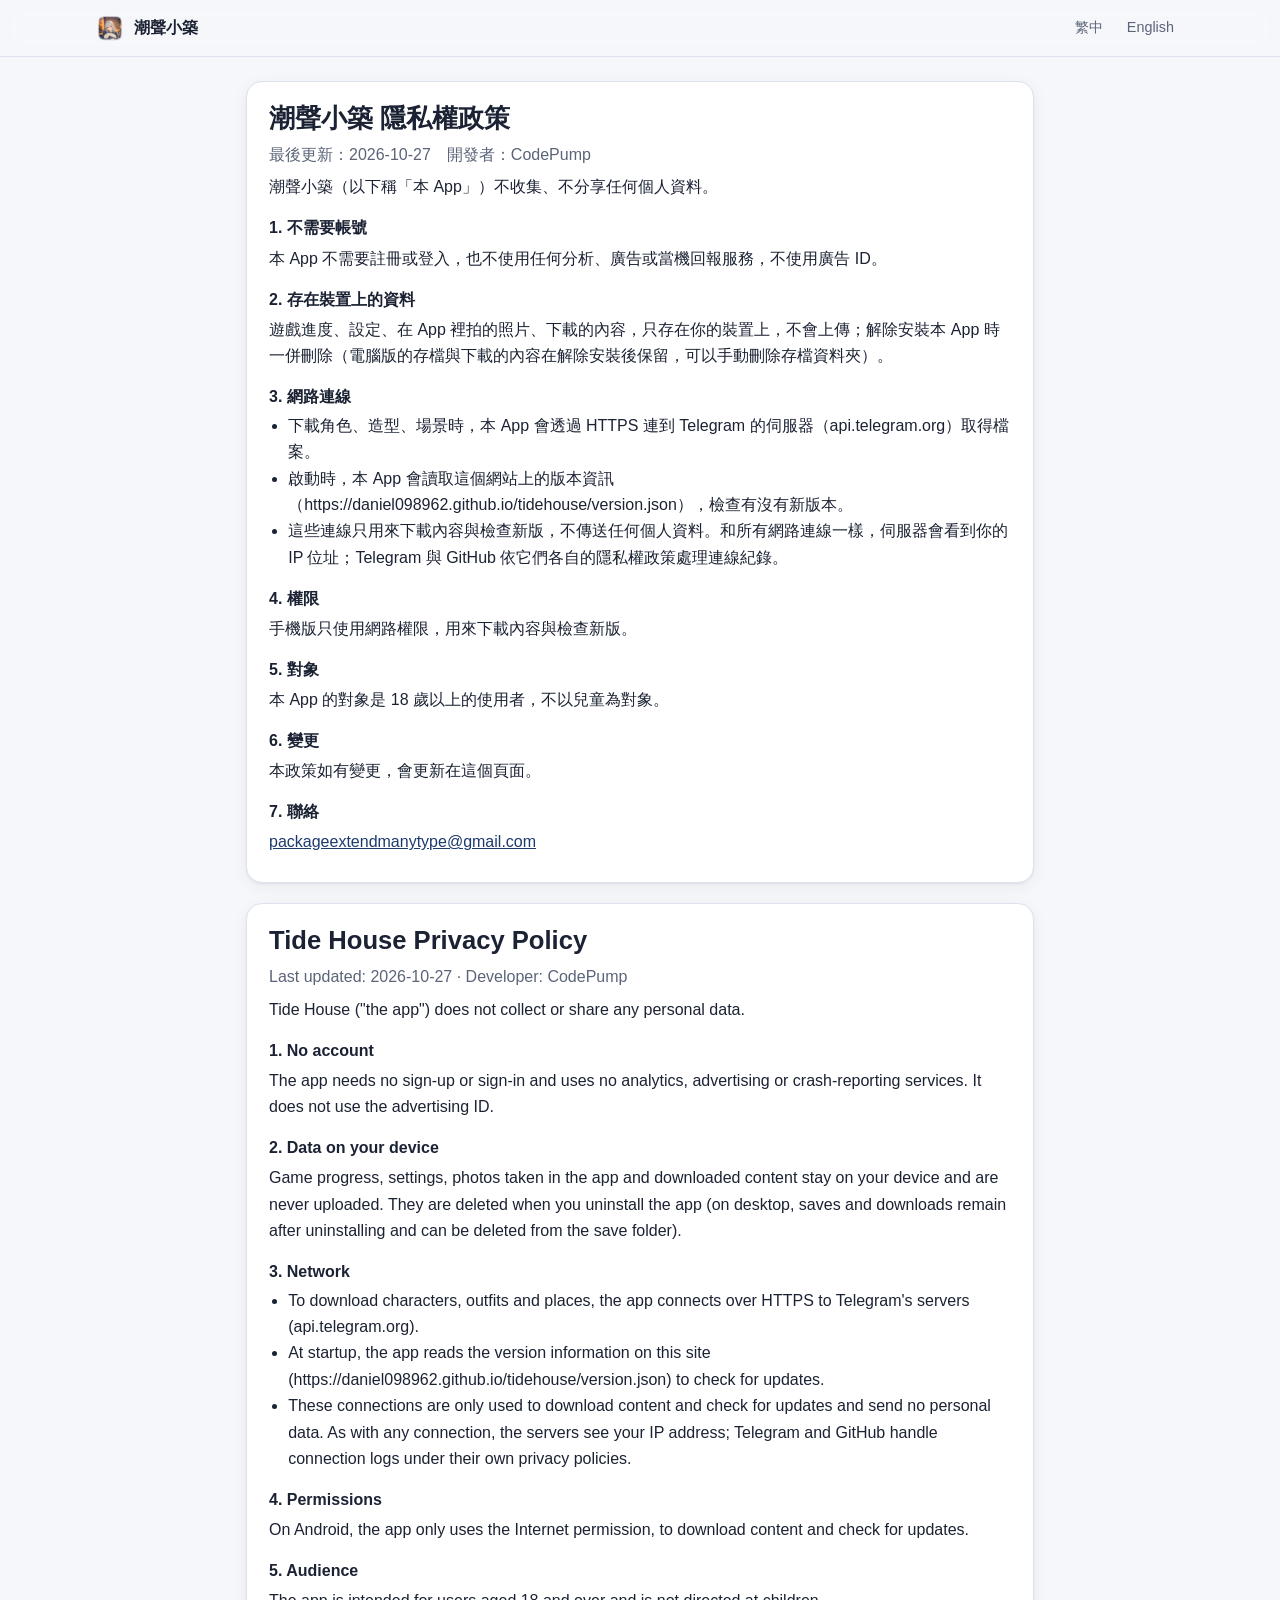
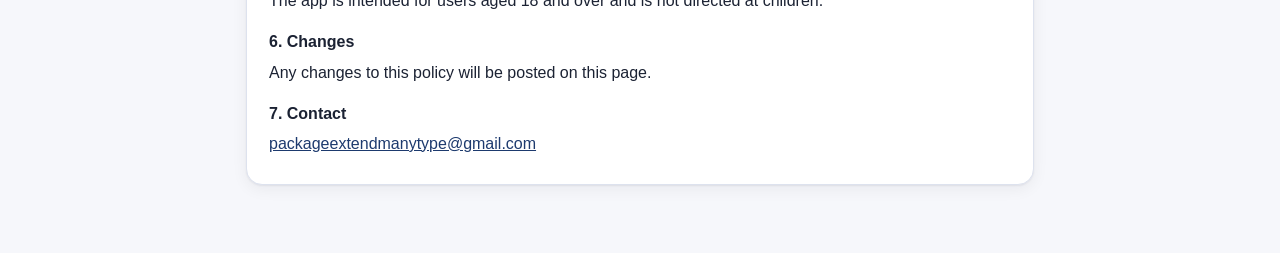
<file: privacy.html>
<!doctype html>
<html lang="zh-Hant-TW">
<head>
<meta charset="utf-8">
<meta name="viewport" content="width=device-width, initial-scale=1">
<title>隱私權政策｜潮聲小築 Privacy Policy</title>
<link rel="icon" href="img/favicon.png">
<link rel="stylesheet" href="style.css">
</head>
<body>
<header class="top"><div class="wrap"><a class="brand" href="./"><img src="img/favicon.png" alt="">潮聲小築</a><nav class="lang"><a href="#zh">繁中</a><a href="#en">English</a></nav></div></header>
<main class="wrap" style="max-width:820px;padding-top:24px;padding-bottom:48px">
<section class="card" id="zh">
<h1 style="font-size:1.6rem">潮聲小築 隱私權政策</h1>
<p class="muted">最後更新：2026-10-27　開發者：CodePump</p>
<p>潮聲小築（以下稱「本 App」）不收集、不分享任何個人資料。</p>
<h3>1. 不需要帳號</h3><p>本 App 不需要註冊或登入，也不使用任何分析、廣告或當機回報服務，不使用廣告 ID。</p>
<h3>2. 存在裝置上的資料</h3><p>遊戲進度、設定、在 App 裡拍的照片、下載的內容，只存在你的裝置上，不會上傳；解除安裝本 App 時一併刪除（電腦版的存檔與下載的內容在解除安裝後保留，可以手動刪除存檔資料夾）。</p>
<h3>3. 網路連線</h3><ul>
<li>下載角色、造型、場景時，本 App 會透過 HTTPS 連到 Telegram 的伺服器（api.telegram.org）取得檔案。</li>
<li>啟動時，本 App 會讀取這個網站上的版本資訊（https://daniel098962.github.io/tidehouse/version.json），檢查有沒有新版本。</li>
<li>這些連線只用來下載內容與檢查新版，不傳送任何個人資料。和所有網路連線一樣，伺服器會看到你的 IP 位址；Telegram 與 GitHub 依它們各自的隱私權政策處理連線紀錄。</li></ul>
<h3>4. 權限</h3><p>手機版只使用網路權限，用來下載內容與檢查新版。</p>
<h3>5. 對象</h3><p>本 App 的對象是 18 歲以上的使用者，不以兒童為對象。</p>
<h3>6. 變更</h3><p>本政策如有變更，會更新在這個頁面。</p>
<h3>7. 聯絡</h3><p><a href="mailto:packageextendmanytype@gmail.com">packageextendmanytype@gmail.com</a></p>
</section>
<section class="card" id="en">
<h1 style="font-size:1.6rem">Tide House Privacy Policy</h1>
<p class="muted">Last updated: 2026-10-27 · Developer: CodePump</p>
<p>Tide House ("the app") does not collect or share any personal data.</p>
<h3>1. No account</h3><p>The app needs no sign-up or sign-in and uses no analytics, advertising or crash-reporting services. It does not use the advertising ID.</p>
<h3>2. Data on your device</h3><p>Game progress, settings, photos taken in the app and downloaded content stay on your device and are never uploaded. They are deleted when you uninstall the app (on desktop, saves and downloads remain after uninstalling and can be deleted from the save folder).</p>
<h3>3. Network</h3><ul>
<li>To download characters, outfits and places, the app connects over HTTPS to Telegram's servers (api.telegram.org).</li>
<li>At startup, the app reads the version information on this site (https://daniel098962.github.io/tidehouse/version.json) to check for updates.</li>
<li>These connections are only used to download content and check for updates and send no personal data. As with any connection, the servers see your IP address; Telegram and GitHub handle connection logs under their own privacy policies.</li></ul>
<h3>4. Permissions</h3><p>On Android, the app only uses the Internet permission, to download content and check for updates.</p>
<h3>5. Audience</h3><p>The app is intended for users aged 18 and over and is not directed at children.</p>
<h3>6. Changes</h3><p>Any changes to this policy will be posted on this page.</p>
<h3>7. Contact</h3><p><a href="mailto:packageextendmanytype@gmail.com">packageextendmanytype@gmail.com</a></p>
</section>
</main>
</body>
</html>
</file>
<file: style.css>
/* 潮聲小築的下載頁（tools/site.py 複製到 local/build/site/）：資訊架構參考應用程式商店的頁面，配色用遊戲介面的深藍＋金（docs/art/UI_STYLE.md） */
:root {
	--bg: #f6f7fb;
	--surface: #ffffff;
	--surface-2: #eef1f8;
	--text: #1b2233;
	--muted: #5b6478;
	--line: #dde2ee;
	--accent: #1d3a6e;
	--accent-text: #ffffff;
	--gold: #b9862a;
	--chip: #e6ebf6;
	--shadow: 0 1px 2px rgba(16, 24, 40, .06), 0 4px 16px rgba(16, 24, 40, .06);
	--radius: 16px;
	color-scheme: light;
}
@media (prefers-color-scheme: dark) {
	:root:not([data-theme="light"]) {
		--bg: #0d1323;
		--surface: #151d33;
		--surface-2: #1c2640;
		--text: #e9edf6;
		--muted: #a3adc4;
		--line: #26304d;
		--accent: #f2c46d;
		--accent-text: #1a1306;
		--gold: #f2c46d;
		--chip: #222d4a;
		--shadow: none;
		color-scheme: dark;
	}
}
:root[data-theme="dark"] {
	--bg: #0d1323;
	--surface: #151d33;
	--surface-2: #1c2640;
	--text: #e9edf6;
	--muted: #a3adc4;
	--line: #26304d;
	--accent: #f2c46d;
	--accent-text: #1a1306;
	--gold: #f2c46d;
	--chip: #222d4a;
	--shadow: none;
	color-scheme: dark;
}

* { box-sizing: border-box; }
html { scroll-behavior: smooth; }
body {
	margin: 0;
	background: var(--bg);
	color: var(--text);
	font: 16px/1.65 -apple-system, BlinkMacSystemFont, "Segoe UI", "PingFang TC", "Noto Sans TC", "Microsoft JhengHei", sans-serif;
	-webkit-text-size-adjust: 100%;
}
a { color: var(--accent); }
img { max-width: 100%; display: block; }
h1, h2, h3 { line-height: 1.3; margin: 0; }
h2 { font-size: 1.25rem; margin-bottom: .75rem; }
h3 { font-size: 1rem; margin: 1.1rem 0 .3rem; }
p { margin: .4rem 0; }
.muted { color: var(--muted); }
.wrap { max-width: 1120px; margin: 0 auto; padding: 0 16px; }

/* 頂端列 */
.top { position: sticky; top: 0; z-index: 10; background: color-mix(in srgb, var(--bg) 88%, transparent); backdrop-filter: blur(10px); border-bottom: 1px solid var(--line); }
.top .wrap { display: flex; align-items: center; justify-content: space-between; height: 56px; }
.brand { display: flex; align-items: center; gap: 10px; color: var(--text); text-decoration: none; font-weight: 700; }
.brand img { width: 28px; height: 28px; border-radius: 7px; }
.lang { display: flex; gap: 4px; }
.lang a { padding: 4px 10px; border-radius: 999px; text-decoration: none; color: var(--muted); font-size: .9rem; }
.lang a[aria-current] { background: var(--chip); color: var(--text); font-weight: 600; }

/* 標題區 */
.hero { display: flex; gap: 32px; align-items: flex-start; justify-content: space-between; padding: 36px 0 24px; }
.hero h1 { font-size: clamp(2rem, 6vw, 3.4rem); letter-spacing: .02em; }
.hero .tagline { color: var(--gold); font-weight: 700; font-size: 1.05rem; margin-top: .2rem; }
.hero .dev { color: var(--muted); font-size: .95rem; }
.hero-icon { width: 160px; height: 160px; border-radius: 36px; box-shadow: var(--shadow); flex: none; }
.stats { display: flex; flex-wrap: wrap; list-style: none; padding: 0; margin: 20px 0; }
.stats li { display: flex; flex-direction: column; align-items: center; padding: 0 18px; border-left: 1px solid var(--line); min-width: 84px; }
.stats li:first-child { border-left: 0; padding-left: 0; align-items: flex-start; }
.stats b { font-size: 1rem; }
.stats span { color: var(--muted); font-size: .8rem; }
.badge-age { display: inline-block; border: 1.5px solid currentColor; border-radius: 4px; padding: 0 4px; font-size: .85rem; }
.cta { display: flex; flex-wrap: wrap; gap: 12px; align-items: center; }
.btn { display: inline-flex; align-items: center; gap: 8px; padding: 11px 22px; border-radius: 10px; font-weight: 700; text-decoration: none; border: 1px solid transparent; cursor: pointer; font-size: 1rem; }
.btn.primary { background: var(--accent); color: var(--accent-text); }
.btn.primary:hover { filter: brightness(1.08); }
.btn.ghost { border-color: var(--line); color: var(--accent); background: var(--surface); }
.btn[aria-disabled="true"] { opacity: .55; pointer-events: none; }
.cta-note { color: var(--muted); font-size: .85rem; margin-top: .6rem; }

/* 截圖 */
.shots { margin: 8px 0 28px; }
.strip { display: flex; gap: 12px; overflow-x: auto; scroll-snap-type: x mandatory; padding-bottom: 8px; scrollbar-width: thin; }
.strip button { flex: none; width: min(78vw, 420px); aspect-ratio: 16 / 9; padding: 0; border: 0; border-radius: 12px; overflow: hidden; background: var(--surface-2); cursor: zoom-in; scroll-snap-align: start; }
.strip img { width: 100%; height: 100%; object-fit: cover; }

/* 兩欄 */
.cols { display: grid; grid-template-columns: minmax(0, 1fr) 320px; gap: 24px; align-items: start; padding-bottom: 48px; }
.card { background: var(--surface); border: 1px solid var(--line); border-radius: var(--radius); padding: 20px 22px; margin-bottom: 20px; box-shadow: var(--shadow); }
.side .card { position: static; }
.about ul, .card ul { padding-left: 1.2em; margin: .3rem 0; }
.about li { margin: .15rem 0; }
details > summary { cursor: pointer; color: var(--accent); font-weight: 600; margin-top: .6rem; list-style: none; }
details > summary::-webkit-details-marker { display: none; }
details > summary::after { content: " ▾"; }
details[open] > summary::after { content: " ▴"; }
.tags { display: flex; flex-wrap: wrap; gap: 8px; list-style: none; padding: 0 !important; margin-top: 14px !important; }
.tags li { background: var(--chip); border-radius: 999px; padding: 3px 12px; font-size: .85rem; }

/* 資料安全性 */
.safety { border: 1px solid var(--line); border-radius: 12px; padding: 6px 16px; margin: 12px 0; }
.safety .row { display: flex; gap: 14px; padding: 12px 0; border-top: 1px solid var(--line); }
.safety .row:first-child { border-top: 0; }
.safety .ico { width: 28px; height: 28px; flex: none; border-radius: 50%; background: var(--chip); display: grid; place-items: center; font-size: .9rem; }
.safety b { display: block; }
.safety span { color: var(--muted); font-size: .9rem; }

/* 下載卡 */
.dl-grid { display: grid; gap: 16px; }
.dl { border: 1px solid var(--line); border-radius: 12px; padding: 16px 18px; }
.dl[data-current] { border-color: var(--accent); box-shadow: 0 0 0 1px var(--accent) inset; }
.dl header { display: flex; flex-wrap: wrap; justify-content: space-between; gap: 10px; align-items: center; }
.dl h3 { margin: 0; font-size: 1.1rem; }
.dl .req { color: var(--muted); font-size: .9rem; margin: .2rem 0 .6rem; }
.dl ol { padding-left: 1.3em; margin: .4rem 0; }
.dl .files { display: flex; flex-wrap: wrap; gap: 10px; }
.dl .btn { padding: 8px 16px; font-size: .95rem; }
.hash { font-family: ui-monospace, SFMono-Regular, Menlo, Consolas, monospace; font-size: .72rem; color: var(--muted); word-break: break-all; margin-top: .5rem; }
.hash button { font: inherit; font-size: .75rem; margin-left: 6px; padding: 1px 8px; border-radius: 6px; border: 1px solid var(--line); background: var(--surface); color: var(--text); cursor: pointer; }

/* 常見問題 */
.faq details { border-top: 1px solid var(--line); padding: 10px 0; }
.faq details:first-of-type { border-top: 0; }
.faq summary { color: var(--text) !important; margin: 0 !important; }
.faq p { color: var(--muted); }

/* 側欄 */
.side dl { margin: 0; display: grid; grid-template-columns: auto 1fr; gap: 6px 14px; font-size: .92rem; }
.side dt { color: var(--muted); }
.side dd { margin: 0; }
.side ul { list-style: none; padding: 0; margin: 0; }
.side li { padding: 6px 0; }

.credits { font-size: .9rem; }
.credits li { margin: .25rem 0; }
footer { border-top: 1px solid var(--line); padding: 24px 0 40px; color: var(--muted); font-size: .85rem; }

/* 看大圖 */
dialog#viewer { border: 0; padding: 0; background: transparent; max-width: 96vw; max-height: 92vh; }
dialog#viewer::backdrop { background: rgba(5, 8, 16, .88); }
dialog#viewer img { max-width: 96vw; max-height: 86vh; border-radius: 10px; }
.viewer-bar { display: flex; justify-content: center; gap: 10px; margin-top: 10px; }
.viewer-bar button { background: rgba(255, 255, 255, .14); color: #fff; border: 0; border-radius: 999px; padding: 8px 18px; font-size: 1rem; cursor: pointer; }

@media (max-width: 860px) {
	.cols { grid-template-columns: 1fr; }
	.hero { flex-direction: column-reverse; gap: 16px; padding-top: 24px; }
	.hero-icon { width: 96px; height: 96px; border-radius: 22px; }
	.stats li { padding: 0 12px; min-width: 0; }
}
</file>
